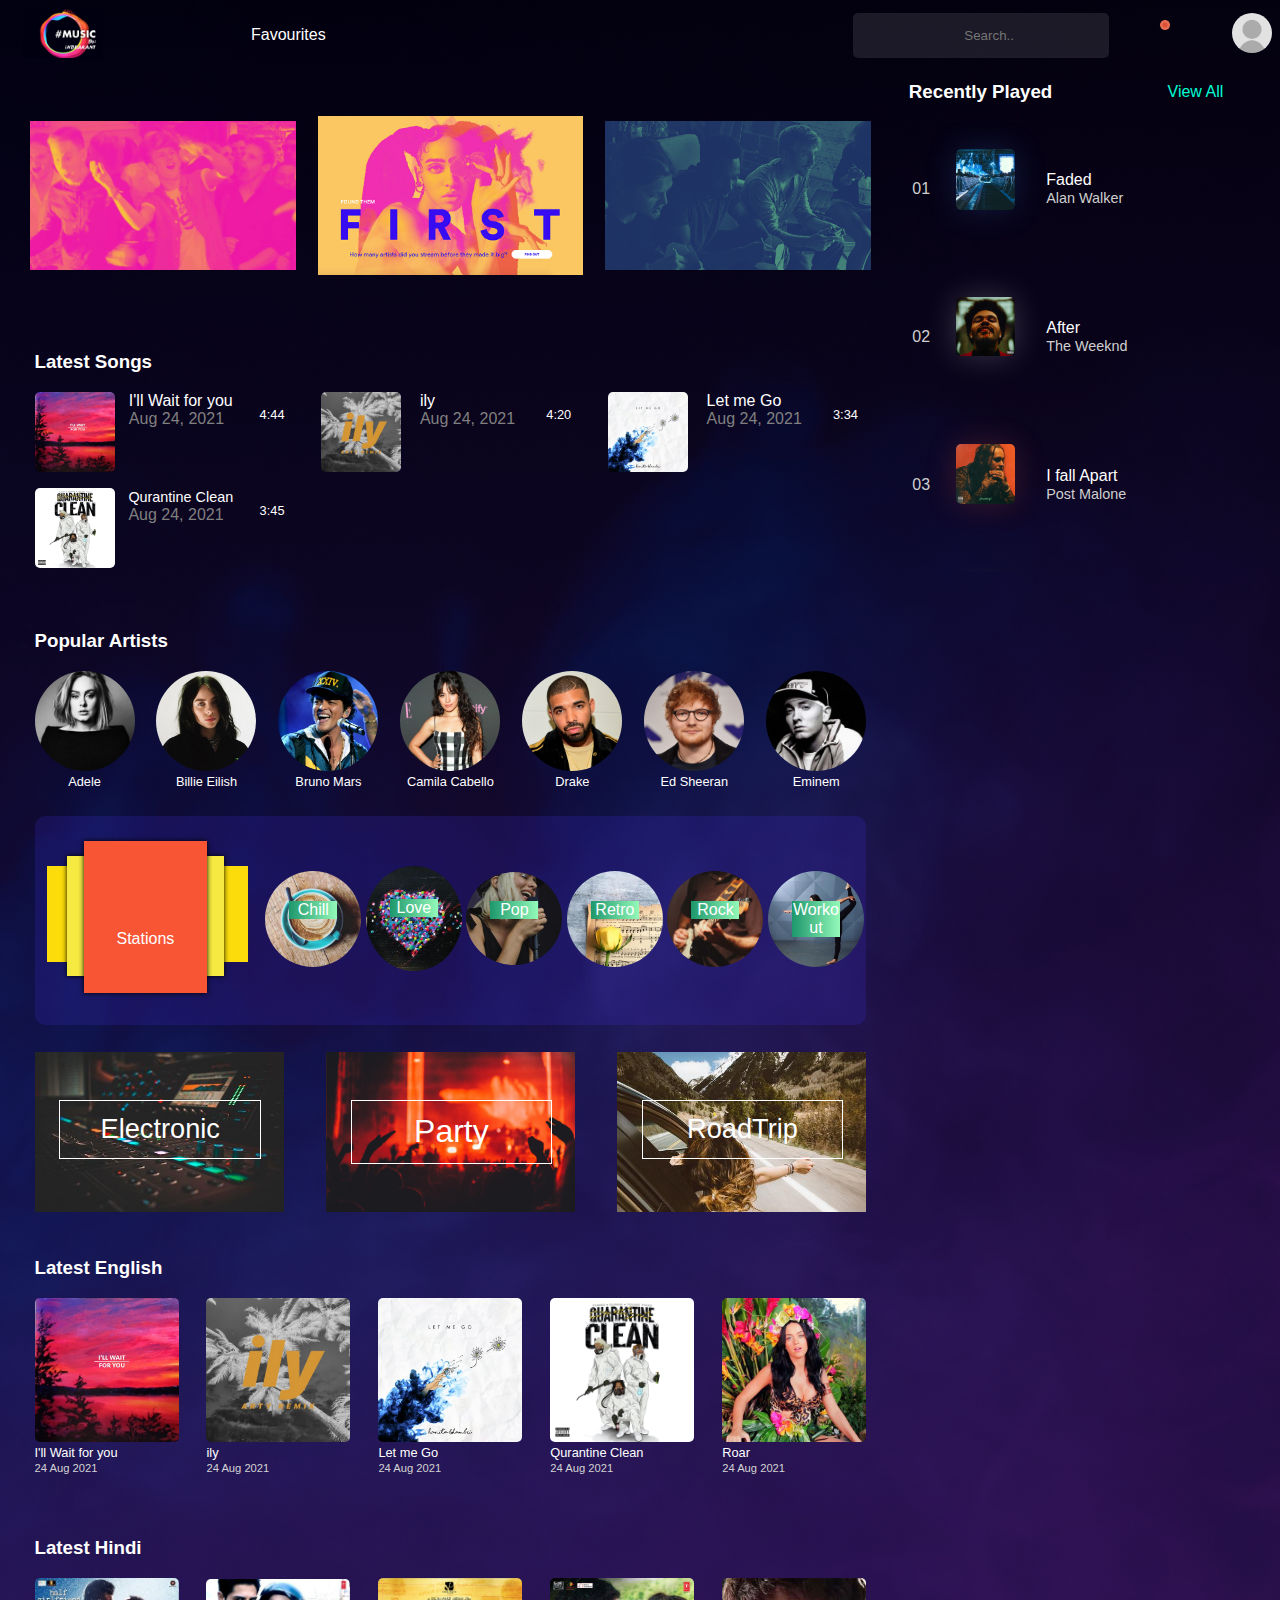
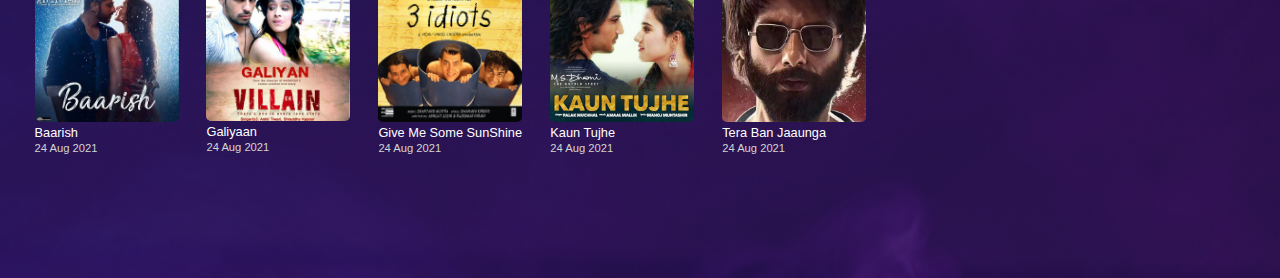
<file: index.html>
<!DOCTYPE html>
<html>
<head>
	<link rel="icon" href="./Images/favicon-icon.svg" type = "image/x-icon">
	<meta charset="utf-8">
	<meta name="viewport" content="width=device-width, initial-scale=1.0">
	<title>Indrakant's Music Player</title>
	<link rel="stylesheet" type="text/css" href="./style.css">
	<link rel="stylesheet" href="https://use.fontawesome.com/releases/v5.5.0/css/all.css" integrity="sha384-B4dIYHKNBt8Bc12p+WXckhzcICo0wtJAoU8YZTY5qE0Id1GSseTk6S+L3BlXeVIU" crossorigin="anonymous">
</head>
<body>

	<div class="nav-container">
		<!-- Logo -->
		<div class = "logo"><a href="index.html"><img src = "./Images/new.gif" style = "width: 80px;"></a></div>

		<!-- Favourites -->
		<div class = "favourites"><a href="./playlist.html">Favourites</a></div>


		<!-- Search Bar -->
		<div class = "search-container">
			<form>
				<div class="search-wrapper">
					<input type = "search" id = "gsearch" name = "gsearch" placeholder="	Search..">
					<div class = "search-button"><i class="fas fa-search"></i></div>
					<div class = "search-mic"><i class="fas fa-microphone"></i></div>
				</div>
			</form>
		</div>

		<!-- Bell -->
		<div class = "bell">
			<div class = "bell-icon"><a href="./playlist.html"><i class="fas fa-bell fa-2x"></i></a></div>
			<div class="red-icon"><img src="./Images/red_dot.png"></div>
		</div>
		<div class = "profile-pic"><a href=""><img src="./Images/dp.png"></a></div>
		</div>
	</div>

	<div class = "home-screen">

		<!-- Left Side Main -->
		<div class = "main">

			<!-- Carousal -->
			<div class = "carousel-container">
				<div class = "carousel-list"><a href="./playlist.html"><img src="./Images/carousel/carousel1.jpg"></a></div>
				<div class = "carousel-list"><a href="./playlist.html"><img src="./Images/carousel/carousel2.jpg"></a></div>
				<div class="carousel-list"><a href="./playlist.html"><img src="./Images/carousel/carousel3.jpg"></a></div>
			</div>

			
			<!-- Latest Songs -->
			<div class = "list-class">
				<div class ="class-header">
					<h3>Latest Songs</h3>
				</div>
				<div class = "inner-list-container">

					<!-- Song1 -->
					<div class = "songs-list">
						<img src="./Images/Latest-Songs/I'll Wait.jpg" style="width: 80px; border-radius:5px;">
						<div class = "song-details">
							<span>I'll Wait for you</span><br>
							<span class="date">Aug 24, 2021</span>
						</div>
						<div class = "options">
							<label for="latest-release-checkbox"><i class="fas fa-ellipsis-h"></i></label>
                            <input type="checkbox" id="latest-release-checkbox"><br>
							<div id="latest-release-dropdown" class="latest-release-dropdown">
								<a href="#player"><i class="fas fa-play"></i>&nbsp;<span>Play Now</span></a>
								<span>----------------</span>
								<a href=""><i class="fas fa-list"></i>&nbsp;<span>Add to Queue</span></a>
								<span>----------------</span>
								<a href=""><i class="fas fa-music"></i>&nbsp;<span>Add to Playlist</span></a>
								<span>----------------</span>
								<a href=""><i class="fas fa-info-circle"></i>&nbsp;<span>Get Info</span></a>
							</div>
							<span>4:44</span>
						</div>
					</div>

					<!-- Song2 -->
					<div class = "songs-list">
						<img src="./Images/Latest-Songs/ily.jpg" style="width: 80px; border-radius:5px;">
						<div class = "song-details">
							<span>ily</span><br>
							<span class="date">Aug 24, 2021</span>
						</div>
						<div class = "options">
							<label for="latest-release-checkbox2"><i class="fas fa-ellipsis-h"></i></label>
                            <input type="checkbox" id="latest-release-checkbox2"><br>
							<div id="latest-release-dropdown" class="latest-release-dropdown">
								<a href="#player"><i class="fas fa-play"></i>&nbsp;<span>Play Now</span></a>
								<span>----------------</span>
								<a href=""><i class="fas fa-list"></i>&nbsp;<span>Add to Queue</span></a>
								<span>----------------</span>
								<a href=""><i class="fas fa-music"></i>&nbsp;<span>Add to Playlist</span></a>
								<span>----------------</span>
								<a href=""><i class="fas fa-info-circle"></i>&nbsp;<span>Get Info</span></a>
							</div>
							<span>4:20</span>
						</div>
					</div>


					<!-- Song3 -->
					<div class = "songs-list">
						<img src="./Images/Latest-Songs/let me go.jpg" style="width: 80px; border-radius:5px;">
						<div class = "song-details">
							<span>Let me Go</span><br>
							<span class="date">Aug 24, 2021</span>
						</div>
						<div class = "options">
							<label for="latest-release-checkbox3"><i class="fas fa-ellipsis-h"></i></label>
                            <input type="checkbox" id="latest-release-checkbox3"><br>
							<div id="latest-release-dropdown" class="latest-release-dropdown">
								<a href="#player"><i class="fas fa-play"></i>&nbsp;<span>Play Now</span></a>
								<span>----------------</span>
								<a href=""><i class="fas fa-list"></i>&nbsp;<span>Add to Queue</span></a>
								<span>----------------</span>
								<a href=""><i class="fas fa-music"></i>&nbsp;<span>Add to Playlist</span></a>
								<span>----------------</span>
								<a href=""><i class="fas fa-info-circle"></i>&nbsp;<span>Get Info</span></a>
							</div>
							<span>3:34</span>
						</div>
					</div>


					<!-- Song4 -->
					<div class = "songs-list">
						<img src="./Images/Latest-Songs/qurantine clean.jpg" style="width: 80px; border-radius:5px;">
						<div class = "song-details">
							<span style="font-size: 0.9rem;">Qurantine Clean</span><br>
							<span class="date">Aug 24, 2021</span>
						</div>
						<div class = "options">
							<label for="latest-release-checkbox4"><i class="fas fa-ellipsis-h"></i></label>
                            <input type="checkbox" id="latest-release-checkbox4"><br>
							<div id="latest-release-dropdown" class="latest-release-dropdown">
								<a href="#player"><i class="fas fa-play"></i>&nbsp;<span>Play Now</span></a>
								<span>----------------</span>
								<a href=""><i class="fas fa-list"></i>&nbsp;<span>Add to Queue</span></a>
								<span>----------------</span>
								<a href=""><i class="fas fa-music"></i>&nbsp;<span>Add to Playlist</span></a>
								<span>----------------</span>
								<a href=""><i class="fas fa-info-circle"></i>&nbsp;<span>Get Info</span></a>
							</div>
							<span>3:45</span>
						</div>
					</div>

				</div>
			</div>


			<!-- Popular Artists -->
			<div class = "list-class">
				<div class ="class-header">
					<h3>Popular Artists</h3>
				</div>
				<div class = "inner-list-container">

					<!-- Popular Artist 1 -->
					<div class = "artist-list">
						<div class = "artist-play"><a href="./playlist.html"><i class="fas fa-play fa-2x"></i></a></div>
						<a href="./playlist.html"><img src="./Images/Artists/adele.jpg"></a>
						<span>Adele</span>
					</div>

					<!-- Popular Artist 2 -->
					<div class = "artist-list">
						<div class = "artist-play"><a href="./playlist.html"><i class="fas fa-play fa-2x"></i></a></div>
						<a href="./playlist.html"><img src="./Images/Artists/billie eilish.jpg"></a>
						<span>Billie Eilish</span>
					</div>

					<!-- Popular Artist 3 -->
					<div class = "artist-list">
						<div class = "artist-play"><a href="./playlist.html"><i class="fas fa-play fa-2x"></i></a></div>
						<a href="./playlist.html"><img src="./Images/Artists/bruno mars.jpg"></a>
						<span>Bruno Mars</span>
					</div>

					<!-- Popular Artist 4 -->
					<div class = "artist-list">
						<div class = "artist-play"><a href="./playlist.html"><i class="fas fa-play fa-2x"></i></a></div>
						<a href="./playlist.html"><img src="./Images/Artists/Camila Cabello.jpg"></a>
						<span>Camila Cabello</span>
					</div>

					<!-- Popular Artist 5 -->
					<div class = "artist-list">
						<div class = "artist-play"><a href="./playlist.html"><i class="fas fa-play fa-2x"></i></a></div>
						<a href="./playlist.html"><img src="./Images/Artists/drake.jpg"></a>
						<span>Drake</span>
					</div>

					<!-- Popular Artist 6 -->
					<div class = "artist-list">
						<div class = "artist-play"><a href="./playlist.html"><i class="fas fa-play fa-2x"></i></a></div>
						<a href="./playlist.html"><img src="./Images/Artists/ed sheeran.jpg"></a>
						<span>Ed Sheeran</span>
					</div>

					<!-- Popular Artist 7 -->
					<div class = "artist-list">
						<div class = "artist-play"><a href="./playlist.html"><i class="fas fa-play fa-2x"></i></a></div>
						<a href="./playlist.html"><img src="./Images/Artists/eminem.jpg"></a>
						<span>Eminem</span>
					</div>
				</div>
			</div>


			<!-- Stations -->
			<div class = "list-class">
				<div class = "inner-list-container stations">
					<!-- Station Logo -->
					<div class = "play-station-container">
						<div class="div1"></div>
						<div class="div2"></div>
						<div class="div3">
							<i class="fas fa-compact-disc fa-7x"></i>
							<span>Stations</span>
						</div>
					</div>
					<!-- Station 1-->
					<div class = "station-list">
						<div class = "station-play"><a href="./playlist.html"><span>Chill</span></a></div>
						<a href="./playlist.html"><img src="./Images/Music-Stations/chill.jpg"></a>
					</div>
					<!-- Station 2-->
					<div class = "station-list">
						<div class = "station-play"><a href="./playlist.html"><span>Love</span></a></div>
						<a href="./playlist.html"><img src="./Images/Music-Stations/love.jpg"></a>
					</div>
					<!-- Station 3-->
					<div class = "station-list text-big">
						<div class = "station-play"><a href="./playlist.html"><span>Pop</span></a></div>
						<a href="./playlist.html"><img src="./Images/Music-Stations/pop.jpg"></a>
					</div>
					<!-- Station 4-->
					<div class = "station-list">
						<div class = "station-play"><a href="./playlist.html"><span>Retro</span></a></div>
						<a href="./playlist.html"><img src="./Images/Music-Stations/retro.jpg"></a>
					</div>
					<!-- Station 5-->
					<div class = "station-list">
						<div class = "station-play"><a href="./playlist.html"><span>Rock</span></a></div>
						<a href="./playlist.html"><img src="./Images/Music-Stations/rock.jpg"></a>
					</div>
					<!-- Station 6-->
					<div class = "station-list">
						<div class = "station-play"><a href="./playlist.html"><span>Workout</span></a></div>
						<a href="./playlist.html"><img src="./Images/Music-Stations/workout.jpg"></a>
					</div>
				</div>
			</div>


			<!-- Themes -->
			<div class = "list-class">
				<div class = "inner-list-container md-small">
					<div class = "theme-container elec">
						<a href=""><span>Electronic</span></a>
						<div class = "theme-item bg1"></div>
					</div>
					<div class = "theme-container">
						<a href=""><span>Party</span></a>
						<div class = "theme-item bg2"></div>
					</div>
					<div class = "theme-container rd">
						<a href=""><span>RoadTrip</span></a>
						<div class = "theme-item bg3"></div>
					</div>	
				</div>
			</div>



			<!-- Latest English -->
			<div class = "list-class">
				<div class ="class-header">
					<h3>Latest English</h3>
				</div>
				<div class = "inner-list-container no-width">

					<!-- Song 1 -->
					<div class = "current-song-list">
						<div class = "current-song-play"><a href="#player"><i class="fas fa-play fa-2x"></i></a></div>
						<a href="./playlist.html"><img src="./Images/Latest-English/I'll Wait.jpg"></a>
						<span>I'll Wait for you</span><br>
						<span style = "font-family: Poppins Light, sans-serif; font-size: 0.7rem; color: lightgrey;">24 Aug 2021</span>
					</div>

					<!-- Song 2 -->
					<div class = "current-song-list">
						<div class = "current-song-play"><a href="#player"><i class="fas fa-play fa-2x"></i></a></div>
						<a href="./playlist.html"><img src="./Images/Latest-English/ily.jpg"></a>
						<span>ily</span><br>
						<span style = "font-family: Poppins Light, sans-serif; font-size: 0.7rem; color: lightgrey;">24 Aug 2021</span>
					</div>

					<!-- Song 3 -->
					<div class = "current-song-list">
						<div class = "current-song-play"><a href="#player"><i class="fas fa-play fa-2x"></i></a></div>
						<a href="./playlist.html"><img src="./Images/Latest-English/let me go.jpg"></a>
						<span>Let me Go</span><br>
						<span style = "font-family: Poppins Light, sans-serif; font-size: 0.7rem; color: lightgrey;">24 Aug 2021</span>
					</div>

					<!-- Song 4 -->
					<div class = "current-song-list">
						<div class = "current-song-play"><a href="#player"><i class="fas fa-play fa-2x"></i></a></div>
						<a href="./playlist.html"><img src="./Images/Latest-English/qurantine clean.jpg"></a>
						<span>Qurantine Clean</span><br>
						<span style = "font-family: Poppins Light, sans-serif; font-size: 0.7rem; color: lightgrey;">24 Aug 2021</span>
					</div>

					<!-- Song 5 -->
					<div class = "current-song-list">
						<div class = "current-song-play"><a href="#player"><i class="fas fa-play fa-2x"></i></a></div>
						<a href="./playlist.html"><img src="./Images/Latest-English/roar.jpg"></a>
						<span>Roar</span><br>
						<span style = "font-family: Poppins Light, sans-serif; font-size: 0.7rem; color: lightgrey;">24 Aug 2021</span>
					</div>
				</div>
			</div>


			<!-- Latest Hindi Songs -->
			<div class = "list-class">
				<div class ="class-header">
					<h3>Latest Hindi</h3>
				</div>
				<div class = "inner-list-container no-width">

					<!-- Song1 -->
					<div class = "current-song-list">
						<div class = "current-song-play"><a href="#player"><i class="fas fa-play fa-2x"></i></a></div>
						<a href="#player"><img src="./Images/Latest-Hindi/baarish.jpeg"></a>
						<span>Baarish</span><br>
						<span style = "font-family: Poppins Light, sans-serif; font-size: 0.7rem; color: lightgrey;">24 Aug 2021</span>
					</div>

					<!-- Song2 -->
					<div class = "current-song-list">
						<div class = "current-song-play"><a href="#player"><i class="fas fa-play fa-2x"></i></a></div>
						<a href="#player"><img src="./Images/Latest-Hindi/galiyaan.jpg"></a>
						<span>Galiyaan</span><br>
						<span style = "font-family: Poppins Light, sans-serif; font-size: 0.7rem; color: lightgrey;">24 Aug 2021</span>
					</div>

					<!-- Song3 -->
					<div class = "current-song-list">
						<div class = "current-song-play"><a href="#player"><i class="fas fa-play fa-2x"></i></a></div>
						<a href="#player"><img src="./Images/Latest-Hindi/giveme some sunshine.jpg"></a>
						<span>Give Me Some SunShine</span><br>
						<span style = "font-family: Poppins Light, sans-serif; font-size: 0.7rem; color: lightgrey;">24 Aug 2021</span>
					</div>

					<!-- Song4 -->
					<div class = "current-song-list">
						<div class = "current-song-play"><a href="#player"><i class="fas fa-play fa-2x"></i></a></div>
						<a href="#player"><img src="./Images/Latest-Hindi/kaun tujhe.jpg"></a>
						<span>Kaun Tujhe</span><br>
						<span style = "font-family: Poppins Light, sans-serif; font-size: 0.7rem; color: lightgrey;">24 Aug 2021</span>
					</div>

					<!-- Song5 -->
					<div class = "current-song-list">
						<div class = "current-song-play"><a href="#player"><i class="fas fa-play fa-2x"></i></a></div>
						<a href="#player"><img src="./Images/Latest-Hindi/tera ban jaunga.jpg"></a>
						<span>Tera Ban Jaaunga</span><br>
						<span style = "font-family: Poppins Light, sans-serif; font-size: 0.7rem; color: lightgrey;">24 Aug 2021</span>
					</div>
				</div>
			</div>
		</div>




		<!-- Right Side Sidebar -->
		<div class = "sidebar-contain-sm">

			<!-- For Smaller Devices -->
			<label for="sidebar-song-sm">
				<div class="sm-opener">Recent Plays</div>
			</label>
			<input type="checkbox" id="sidebar-song-sm">

			<!-- SideBar Starts Here -->
			<div class = "sidebar" id="sidebar">
			<div class ="class-header">
				<div><h3>Recently Played</h3></div>
				<div class = "options sidebar-queue" id="sidebar-queue">
					<span style="font-size: 1rem;"> View All</span>
					<label for="latest-release-checkbox-sidebar">
						<i class="fas fa-chevron-circle-down fa-lg"></i>
					</label>
					<input type="checkbox" id="latest-release-checkbox-sidebar">
					<div id="latest-release-dropdown" class="latest-release-dropdown">
						<a href=""><i class="fas fa-play"></i>&nbsp;<span>Play Next</span></a>
							<span>----------------</span>
						<a href=""><i class="fas fa-list"></i>&nbsp;<span>View Playlist</span></a>
					</div>
				</div>
			</div>

			<div class="song-scroller">
				<!-- Song1 -->
				<div class = "songs-container bg-blue">
					<span style="color: #cfcfcf;">01</span>
					<div class = "current-similar-song wider-width">
						<div class="song-thumbnail">
							<div class = "song-play"><a href="#player"><i class="fas fa-play fa-x"></i></a></div>
							<img src="./Images/PlayList/alan-walker.jpg">
						</div>
						<div class="song-name">
							<span style="font-family: Poppins SemiBold, sans-serif;">Faded</span><br>
							<span style="color: #cfcfcf; font-size: 0.9rem;">Alan Walker</span>
						</div>
					</div>
					<div class="heart"><a href=""><i class="far fa-heart"></i></a></div>
				</div>

				<!-- Song2 -->
				<div class = "songs-container bg-wht">
					<span style="color: #cfcfcf;">02</span>
					<div class = "current-similar-song wider-width">
						<div class="song-thumbnail">
							<div class = "song-play"><a href="#player"><i class="fas fa-play fa-x"></i></a></div>
							<img src="./Images/PlayList/after.jpg">
						</div>
						<div class="song-name">
							<span style="font-family: Poppins SemiBold, sans-serif;">After</span><br>
							<span style="color: #cfcfcf; font-size: 0.9rem;">The Weeknd</span>
						</div>
					</div>
					<div class="heart"><a href=""><i class="far fa-heart"></i></a></div>
				</div>

				<!-- Song3 -->
				<div class = "songs-container bg-rd">
					<span style="color: #cfcfcf;">03</span>
					<div class = "current-similar-song wider-width">
						<div class="song-thumbnail">
							<div class = "song-play"><a href="#player"><i class="fas fa-play fa-x"></i></a></div>
							<img src="./Images/PlayList/stoney.jpg">
						</div>
						<div class="song-name">
							<span style="font-family: Poppins SemiBold, sans-serif;">I fall Apart</span><br>
							<span style="color: #cfcfcf; font-size: 0.9rem;">Post Malone</span>
						</div>
					</div>
					<div class="heart"><a href=""><i class="far fa-heart"></i></a></div>
				</div>

				<!-- Song4 -->
				<div class = "songs-container bg-ylw">
					<span style="color: #cfcfcf;">04</span>
					<div class = "current-similar-song wider-width">
						<div class="song-thumbnail">
							<div class = "song-play"><a href="#player"><i class="fas fa-play fa-x"></i></a></div>
							<img src="./Images/PlayList/beer.jpg">
						</div>
						<div class="song-name">
							<span style="font-family: Poppins SemiBold, sans-serif;">Paranoid</span><br>
							<span style="color: #cfcfcf; font-size: 0.9rem;">Beer</span>
						</div>
					</div>
					<div class="heart"><a href=""><i class="far fa-heart"></i></a></div>
				</div>

				<!-- Song5 -->
				<div class = "songs-container bg-wht">
					<span style="color: $cfcfcf;">05</span>
					<div class = "current-similar-song wider-width">
						<div class="song-thumbnail">
							<div class = "song-play"><a href="#player"><i class="fas fa-play fa-x"></i></a></div>
							<img src="./Images/PlayList/stoney.jpg">
						</div>
						<div class="song-name">
							<span style="font-family: Poppins SemiBold, sans-serif;">Too Young</span><br>
							<span style="color: #cfcfcf; font-size: 0.9rem;">Post Malone</span>
						</div>
					</div>
					<div class="heart"><a href=""><i class="far fa-heart"></i></a></div>
				</div>
				</div>
		</div>
	</div>



	<!-- Song Player -->
	<div id = "player" class="player">
		<div class="player-song-container">
			<!-- <div class="player-song-image"> -->
			<img src="./Images/Latest-Songs/I'll Wait.jpg">
			<!-- </div> -->
			<div class="player-song-details">
				<span>I'll Wait</span><br>
				<span class="player-artist">Kygo, Sasha Alex Sloan</span>
			</div>
			<div class="player-song-liker">
				<a href=""><i class="far fa-heart"></i></a>
				<a href=""><i class="fas fa-ban"></i></a>
			</div>
		</div>
		<div class="player-controller">
			<div class="player-controls">
				<a href=""><i class="fas fa-random"></i></a>
				<a href=""><i class="fas fa-step-backward"></i></a>
				<a href=""><i class="fas fa-play"></i></a>
				<a href=""><i class="fas fa-step-forward"></i></a>
				<a href=""><i class="fas fa-redo-alt"></i></a>
			</div>
			<div class="player-slider">
				<span>0:00</span>
				<input type="range" min="1" max="100" value="50" class="slider" id="myRange">
				<span>4:44</span>
			</div>
		</div>
		<div class="player-other-utilities">
			<a href=""><i class="fas fa-list"></i></a>
			<a href=""><i class="fas fa-laptop"></i></a>
			<a href=""><i class="fas fa-volume-up"></i></a>
			<input class = "slider" style="width: 40% !important;" type="range" min="1" max="100" value="50" class="slider" id="myRange">
			<a href=""><i class="fas fa-expand"></i></a>
		</div>
	</div>



</body>
</html>
</file>
<file: style.css>
body{
	font-family: "Poppins Regular", sans-serif;
	background-image: linear-gradient(to bottom, rgba(0, 0, 17, 0.7), rgba(58, 30, 133,0.5)), url("./Images/background-min.jpg");
	background-size: cover;
	color: white;
}

a{
	color: white !important;
	text-decoration: none;
}





/*Navigation*/
.nav-container{
	display: flex;
	/*border:  1px solid black;*/
	align-items: center;
	flex-flow: row wrap;
	justify-content: space-between;
}

/*logo*/
.logo{
	margin-left: 15px;
}

/*Link Styles*/
.nav-container a{
	color: white;
	text-decoration: none;
}

/*Favvourite*/
.favourites{
	margin: 0 10%;
}
.favourites a:hover{
	border-bottom:  1px solid white;
/*	transition: 1s ease-in-out;*/
}


/*Search*/
.search-container{
	margin-left: 30%;
	margin-right: 10px;
}
.search-wrapper{
	position: relative;
}
.search-wrapper input{
	text-align: center;
	height: 5vh; 
	width: 20vw; 
	border-radius: 5px; 
	background-color: rgba(255, 255, 255, 0.1); 
	border: none; 
	color: white;
}
.search-button, .search-mic{
	position: absolute;
	top:  5px;	
}
.search-button{
	left: 5px;
}
.search-mic{
	right: 5px;
}


/*Bell*/
.bell{
	position: relative;
	margin-left: 20px;
	margin-right: 50px;
	top: -15px;
}
@keyframes vibrate{
	0%{
		transform: rotate(10deg);
	}
	25%{
		transform: rotate(-20deg);
	}
	50%{
		transform: rotate(20deg);
	}
	75%{
		transform: rotate(-20deg);
	}
	100%{
		transform: rotate(10deg);
	}
}
.bell:hover{
	animation: vibrate 0.4s;
}
.bell-icon{
	position: absolute;
}
.red-icon img{
	position: absolute;
	width:  10px;
	top: 0;
}

.profile-pic a img{
	margin-right: -10%; 
	width: 40px; 
	border-radius: 50%;
}


@media only screen and (max-width: 1100px){
	.favourites{
		margin: 0 0;
	}
	.search-container{
		margin: 0 0;
	}
	.bell{
		left: 5vw;
	}
	.search-wrapper input{
		text-align: left;
		margin: 0 0;
		height: 5vh;
		width: 20vw;
	}
}

@media screen and (max-width: 600px){
	.favourites{
		margin: 0 0;
	}
	.search-container{
		margin: 0 0;
	}
	.search-wrapper input{
		text-align: left;
		margin: 0 0;
		height: 5vh;
		width: 20vw;
	}
	.bell{
		left: 5vw;
	}

}






/*HomeScreen*/
.home-screen{
	display: flex;
	flex-flow: row wrap;
	justify-content: left;
	margin-bottom: 5rem;
}





/*Main*/
.main{
	width: 70%;
	display: flex;
	/*justify-content: center;*/
	/*align-content: space-evenly;*/
	flex-flow: row wrap;
	/*border:  1px solid white;*/
}
@media screen and (max-width: 1200px){
	.main{
		width: 100%;
	}
}

/*Carousel*/
.carousel-container{
	height: 30vh;
	display: flex;
	flex-flow: row wrap;
	justify-content: space-evenly;
	align-items: center;
	/*border:  1px solid white;*/
}
.carousel-list{
	width: 30%;
	transition: 0.25s all ease-in-out;
}
.carousel-list:hover{
	width:  40%;
	/*box-shadow: -5px -5px 5px 1px white;*/
	/*transition: 0.25s all ease-in-out;*/
}
.carousel-list a img{
	width: 100%;
}








/*Common for Every list*/
.list-class{
	width: 100%;
	padding: 0 3%;
	text-align: left;
	margin-bottom: 3%;
	/*border:  1px solid cyan;*/
}

.inner-list-container{
	display: flex;
	flex-flow: row wrap;
	justify-content: space-between;
	align-items: center;
	/*border:  1px solid white;*/
}









/*Latest Songs*/
.songs-list:hover{
	background-color: rgba(3, 252, 211, 0.05);
	box-shadow: 0 0 5px 1px rgba(3, 252, 211, 0.6);;
}

.songs-list{
	width: 250px;
	margin-bottom: 2%;
	/*width: 100%;*/
	padding-right: 1%;
	display: flex;
	flex-flow: row wrap;
	justify-content: space-between;
	transition: 0.25s ease-in-out;
	border-radius: 5px;
	/*border:  1px solid red;*/
}
.song-details{
	font-family: "Poppins Light", sans-serif;
	/*margin-left: 5rem;*/
}
.date{
	color: grey;
}
.options{
	width: 15%;
	height: 100%;
	font-family: "Poppins Light", sans-serif;
	font-size: 0.8rem;
	text-align: right;
	position: relative;
	/*border: 1px solid white;*/
}
/* this is for the latest release drop down menu */
.latest-release-dropdown {
	position: absolute;
	background: linear-gradient(-225deg, rgba(12, 16, 39) 30%, rgba(58, 30, 133));
	display: flex;
	flex-direction: column;
	justify-content: space-evenly;
	align-items: center;
	opacity: 0;
	width: 0px;
	height: 0px;
	top: 2vh;
	right: 1vw;
	padding: 1vh 1vw;
	overflow: hidden;
	z-index: 1;
	/*border: 1px solid red;*/
	border-radius: 5px;
	box-shadow: inset 0px 0px 1rem rgba(255, 255, 255, 0.2);
}
/* icon in the latest release drop down */
.fa-ellipsis-h:hover{
	border-radius: 0.5rem;
	padding: 0 5%;
	box-shadow: inset 0 0 1rem rgba(255, 255, 255, 0.5);
	cursor: pointer;
}
/* this input is for the latest release drop down */
input[type="checkbox"] {
	display: none;
}
/* checking it, will trigger the latest release dropdown */
input[type="checkbox"]:checked ~ .latest-release-dropdown{
	width: max-content;
	height: auto;
	opacity: 1;
	transition: all ease-in-out 0.3s;
}

@media screen and (max-width: 800px){
	.songs-list{
		width: 100%;
		box-shadow: 0 0 5px rgba(3, 252, 211, 0.4);
	}
}







/*Popular Arists*/
.artist-list{
	font-family: "Poppins Light", sans-serif;
	font-size: 0.8rem;
	position: relative;
	width: 100px;
	text-align: center;
	/*border: 1px solid red;*/
}

.artist-play{
	position: absolute;
	visibility: hidden;
	top: 30%;
	left: 40%;
}

.artist-list:hover .artist-play{
	visibility: visible;
	transition: 0.5s ease-in-out;
}

.artist-list a img{
	width: 100%;
	border-radius: 50%;
}

.artist-list a img:hover{
	opacity: 0.4;
	transition: 0.5s ease-in-out;
}








/*Stations*/
.stations{
	background-color: rgba(64, 47, 222, 0.2);
	border-radius: 10px;
	padding: 3% 0;
	justify-content: space-around;
}

.station-list{
	position: relative;
	width: 6rem;
}

.station-play{
	font-family: "Poppins Regular", sans-serif;
	font-size: 1rem;
	position: absolute;
	width: 50%;
	top: 30%;
	left: 25%;
	word-wrap: break-word;
	/*box-shadow: 0 0 10px rgba(0,0,0,1);*/
	background: linear-gradient(to right, #1d976c, #93f9b9);
	text-align: center;
}


.station-list a img{
	width: 100%;
	border-radius: 50%;	
}

.station-list a img:hover{
	opacity: 0.5;
	transition: 0.25s ease-in-out;
}

/*Play-Sation*/
.play-station-container{
	position: relative;
	width: 14rem;
	height: 10rem;
	/*border: 1px solid red;*/
}
.div1{
	top: 25px;
	left: 10px;
	position: absolute;
	width: 90%;
	height: 60%;
	background-color: #fcdc0a;
}

.div3:hover{
	left: 40px;
	width: 60%;
	height: 100%;
}

.div2{
	top: 15px;
	left: 30px;
	position: absolute;
	width: 70%;
	height: 75%;
	background-color: #f5e942;
	box-shadow: 0 0 5px black;
}
.div3{
	position: absolute;
	left: 47px;
	width: 55%;
	height: 95%;
	background-color: #f75534;
	box-shadow: 0 0 5px black;
	display: flex;
	flex-direction: column;
	justify-content: space-evenly;
	align-items: center;
	transition: 0.25s ease-in-out;
}

@media screen and (max-width: 700px){

	.play-station-container{
		width: 100%;
	}
	.div1{
		left: 20%;
		width: 60%;
	}
	.div2{
		left: 27%;
		width: 45%;
	}
	.div3{
		margin: 0 auto;
		left: 35%;
		width: 30%;
	}

	.div3:hover{
		left: 20%;
		width: 60%;
		height: 100%;
	}

}




/*Music Themes*/
.theme-container{
	position: relative;
	width: 30%;
	height: 10rem;
	/*border:  1px solid cyan;*/
	text-align: center;
	overflow: hidden;
}

.theme-item{
	width: 100%;
	height: 100%;
	background-position: center;
	background-size: cover;
	transition: 0.25s ease-in-out;
	/*border: 1px solid red;*/
	/*z-index: 0;*/
}

.theme-container span{
	font-size: 2rem;
	padding: 5%;
	width: 70%;
	word-wrap: break-word;
	top: 30%;
	left: 10%;
	position: absolute;
	z-index: 1;
	border:  1px solid white;
}

/*Specially for electronic and road: cause font-size breaking and disrupting css*/
.elec a span, .rd a span{
	font-size: 1.7rem;
}

.theme-container:hover .theme-item{
	transform: scale(1.2);
}
.theme-container:hover span{
	background-color: rgba(255, 255, 255, 0.3);
}
.bg1{
	background-image: url("./Images/Music-Themes/electronic.jpg");
}
.bg2{
	background-image: url("./Images/Music-Themes/party.jpg");
}
.bg3{
	background-image: url("./Images/Music-Themes/road.jpg");
}

@media screen and (max-width: 1000px){
	.md-small{
		height: auto;
		display: flex;
		align-items: center;
		justify-content: space-evenly;
	}

	.theme-container{
		width: 100%;
		margin: 1% 0;
	}

	.theme-container a span{
		top: 20%;
		left: 10%;
	}
	
}






/*Latest Songs: English, Hindi*/
.current-song-list{
	
	font-size: 0.8rem;
	position: relative;
	width: 9rem;
	margin-bottom: 2%;
	/*border: 1px solid red;*/
}

.current-song-play{
	position: absolute;
	visibility: hidden;
	top: 30%;
	left: 40%;
}

@media screen and (max-width: 1000px){
	.current-song-list{
		width: 5rem;
	}
	.current-song-play{
		top: 20%;
	}
	.no-width{
		align-items: flex-start;
	}
}

.current-song-list:hover .current-song-play{
	visibility: visible;
	transition: 0.5s ease-in-out;
}

.current-song-list a img{
	width: 100%;
	border-radius: 5px;
}

.current-song-list a img:hover{
	opacity: 0.4;
	transition: 0.5s ease-in-out;
}








/*SideBar*/
.sidebar-contain-sm{
	width: 27%;
	padding: 0 1%;
	/*border: 1px solid white;*/
}

.sm-opener{
	display: none;
}

.sidebar{
	width: 100%;
	/*border: 1px solid white;*/
	padding: 0 1%;
}

.song-scroller{
	height: 50vh;
	overflow: auto;
	padding: 0 5% 0 1%;
	margin-bottom: 5%;
	border-radius: 5px;
	/*border: 1px solid white;*/
	/*box-shadow: inset 0 0 5px rgba(255, 255, 255, 0.2);*/
}
.song-scroller:hover{
	background-color: rgba(255, 255, 255, 0.05);
}

::-webkit-scrollbar {
    width: 0;  /* Remove scrollbar space */
    /*background: white;   Optional: just make scrollbar invisible */
}

.class-header{
	display: flex;
	justify-content: space-between;
	align-items: center;
	/*border: 1px solid red;*/
}

.sidebar-queue{
	width: 6rem;
	color: #03fcd3;
	display: flex;
	justify-content: space-evenly;
	align-items: center;
	/*border: 1px solid red;*/
}

.fa-chevron-circle-down:hover{
	border-radius: 0.5rem;
	padding: 0 5%;
	box-shadow: 0 0 1rem rgba(3, 252, 211, 1);
	cursor: pointer;
}

.songs-container{
	display: flex;
	flex-flow: row wrap;
	height: 30%;
	justify-content: space-between;
	align-items: center;
	margin-bottom: 4%;
	overflow: hidden;
	/*border:  1px solid cyan;*/
}

.current-similar-song{
	margin-left: 2%;
	width: 80%;
	display: flex;
	flex-flow: row nowrap;
	justify-content: space-between;
	align-items: center;
	/*border: 1px solid red;*/
}

.song-thumbnail{
	width: 23%;
	height: 9vh;
	position: relative;
	/*border:  1px solid white;*/
}

.song-name{
	width: 65%;
	text-align: left;
	/*border: 1px solid white;*/
}

.song-play{
	position: absolute;
	top: 1.2rem;
	left: 40%;
	z-index: 1;
	visibility: hidden;
	/*transition: 0.5s ease-in-out;*/
}

.song-thumbnail img{
	position: absolute;
	width: 100%;
	top: 0;
	left: 0;
	border-radius: 5px;
	transition: 0.5s ease-in-out;
}

.song-thumbnail:hover .song-play{
	visibility: visible;
	transition: 0.5s ease-in-out;
}

.song-thumbnail:hover img{
	opacity: 0.4;
}

.bg-rd img{
	box-shadow: 0 0 2rem rgba(252, 99, 76, 0.2);
}

.bg-wht img{
	box-shadow: 0 0 2rem rgba(252, 255, 255, 0.2);
}

.bg-blue img{
	box-shadow: 0 0 2rem rgba(66, 135, 245, 0.2);
}

.bg-ylw img{
	box-shadow: 0 0 2rem rgba(239, 245, 66, 0.2);
}

@media screen and (max-width: 1200px){
	.sidebar-contain-sm{
		display: inline-block;
		position: fixed;
		/*border: 1px solid white;*/
	}
	.sm-opener{
		display: inline-block;
		position: fixed;
		top: 35%;
		right: 0;
		width: 15%;
		font-family: "Poppins Black", sans-serif;
		color: black;
		box-shadow: 0 0 10px rgba(3, 252, 211, 0.4);
		background-color: #03fcd3;
		text-align: center;
		padding: 1% 0;
		z-index: 10;
		border-radius: 0.2rem 0 0 0.2rem;
	}
	/* icon in the latest release drop down */
	.sm-opener:hover{
		/*padding: 0 5%;*/
		box-shadow: 0 0 1rem rgba(3, 252, 211, 1);
		cursor: pointer;
	}
	/* this is for the latest release drop down menu */
	.sidebar {
		position: fixed;
		opacity: 0;
		width: 0px;
		height: 0px;
		top: 20vh;
		right: 17vw;
		padding: 1vh 1vw;
		overflow: hidden;
		z-index: 1;
		/*border: 1px solid red;*/
		border-radius: 5px;
		background: linear-gradient(to right, #005c97, #363795);
		box-shadow: inset 0px 0px 1rem rgba(255, 255, 255, 0.2);
	}
	/* this input is for the latest release drop down */
	input[type="checkbox"] {
		display: none;
	}
	/* checking it, will trigger the latest release dropdown */
	input[type="checkbox"]:checked ~ .sidebar{
		width: max-content;
		height: auto;
		opacity: 1;
		transition: all ease-in-out 0.3s;
	}
}








/*Music Player:  in the Bottom*/
#player{
	bottom: 0;
	left: 0;
	position: fixed;
	overflow: hidden;
	width: 0;
	height: 0;
	z-index: 1;
}

#player:target{
	width: 100vw;
	height: 10vh;
	display: flex;
	justify-content: space-evenly;
	align-items: center;
	/*border: 1px solid white;*/
	backdrop-filter: blur(8px);
	/*background-color: rgba(3, 252, 211, 0.9);*/
	background: linear-gradient(to top, rgba(0, 0, 70, 0.6), rgba(28, 181, 224, 0.6));
	box-shadow: inset 0 1px 5px 2px rgba(255, 255, 255, 0.1);
}

.player-song-container{
	width: 20%;
	display: flex;
	justify-content: space-between;
	align-items: center;
	/*border: 1px solid red;*/
}
.player-song-container img{
	width: 20%;
	border-radius: 2px;
}

.player-artist{
	font-family: Poppins Light, sans-serif; 
	font-size: 0.8em;
}

.player-controller{
	width: 40%;
	display: flex;
	flex-flow: column wrap;
	justify-content: space-between;
	align-items: center;
	/*border: 1px solid red;*/
}
.player-controls{
	width: 30%;
	/*border: 1px solid cyan;*/
	display: flex;
	justify-content: space-between;
}
.player-slider{
	width: 100%;
	display: flex;
	flex-flow: row wrap;
	justify-content: center;
	align-items: center;
	/*border: 1px solid red;*/
}
.player-slider span{
	font-family: "Poppins Light", sans-serif;
	font-size: 0.7rem;
	/*border: 1px solid cyan;*/
}
.slider{
	/*-webkit-appearance: none;*/
	width: 70% !important;
	height: 5px !important;
}
.player-other-utilities{
	width: 20%;
	/*border: 1px solid red;*/
	display: flex;
	justify-content: space-evenly;
	align-items: center;
}

@media screen and (max-width: 1200px){
	.player-song-container{
		width: 25%;
	}
	.player-song-details{
		font-size: 0.7rem;
	}
	.player-controller{
		width: 40%;
	}
	.player-controls{
		width: 60%;
	}
	.slider{
		/*-webkit-appearance: none;*/
		width: 60% !important;
		height: 3px !important;
	}
	.player-other-utilities{
		width: 30%;
	}
}
</file>
